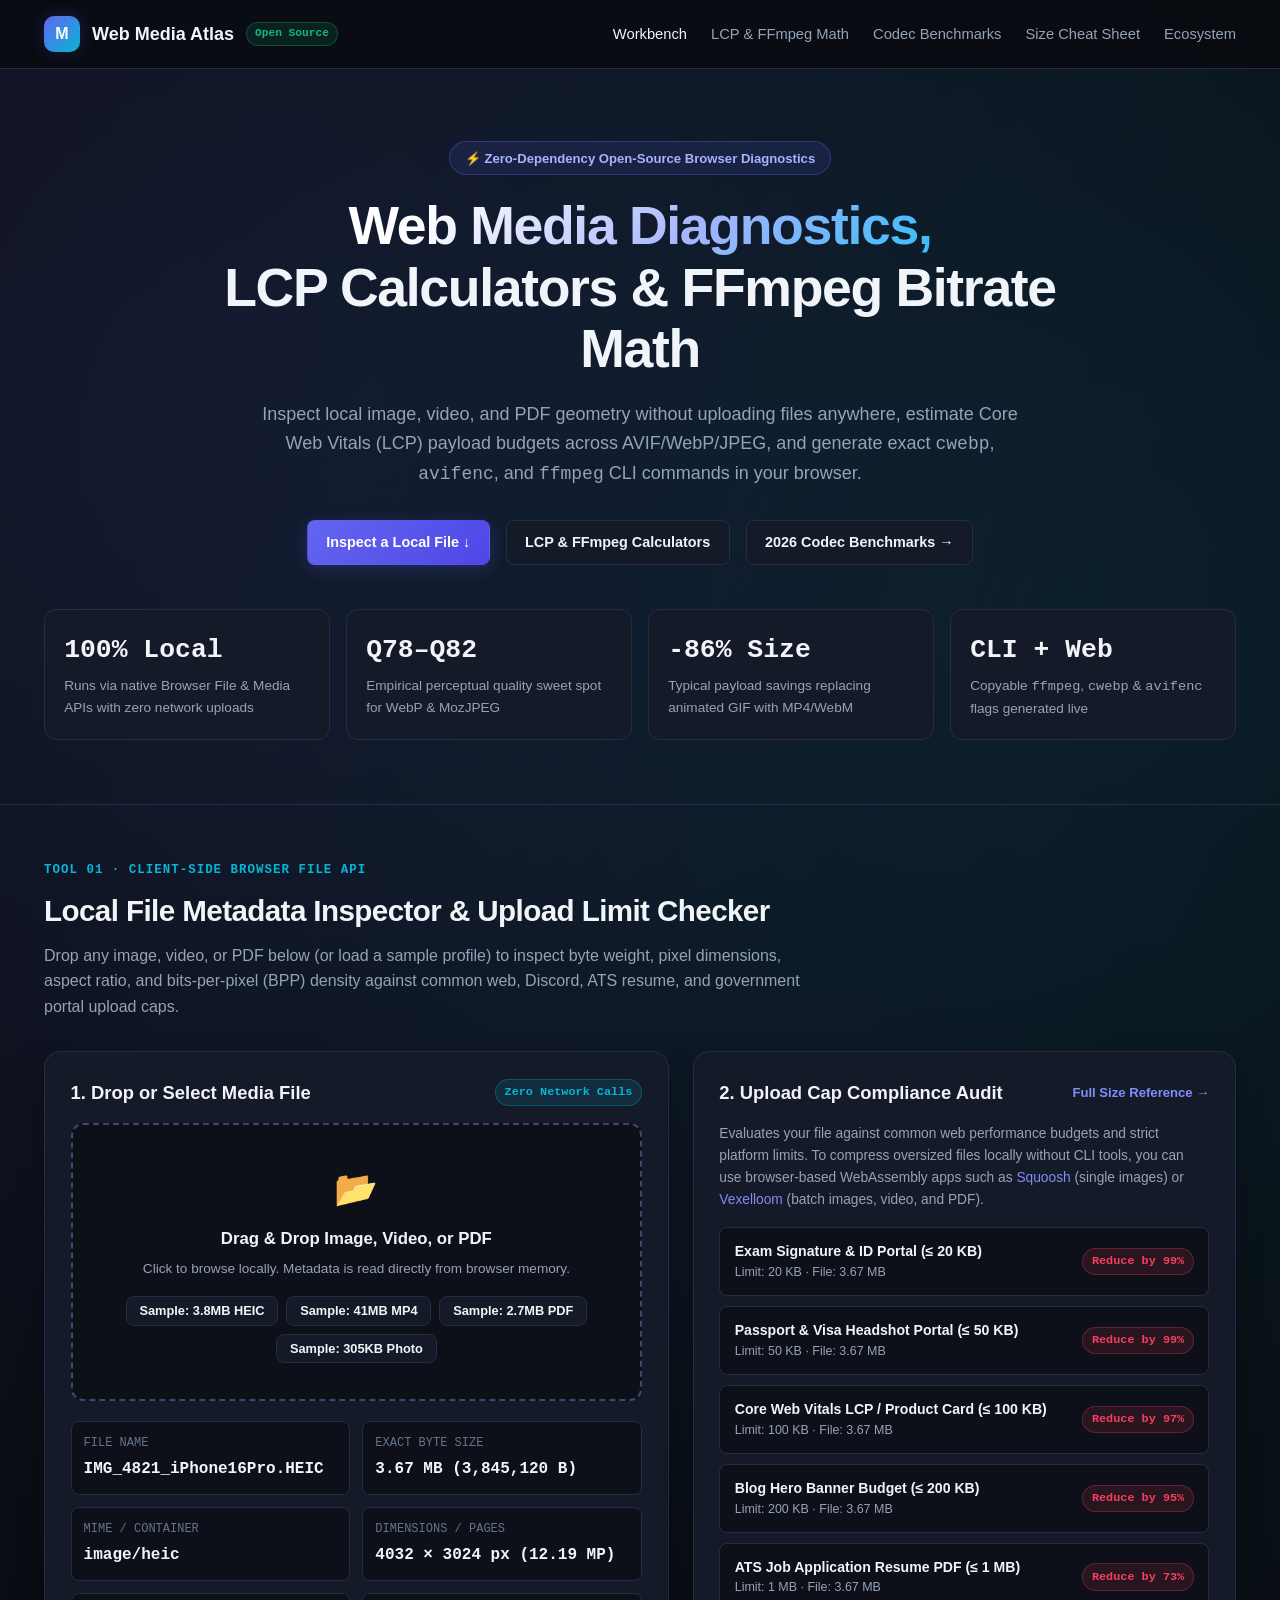
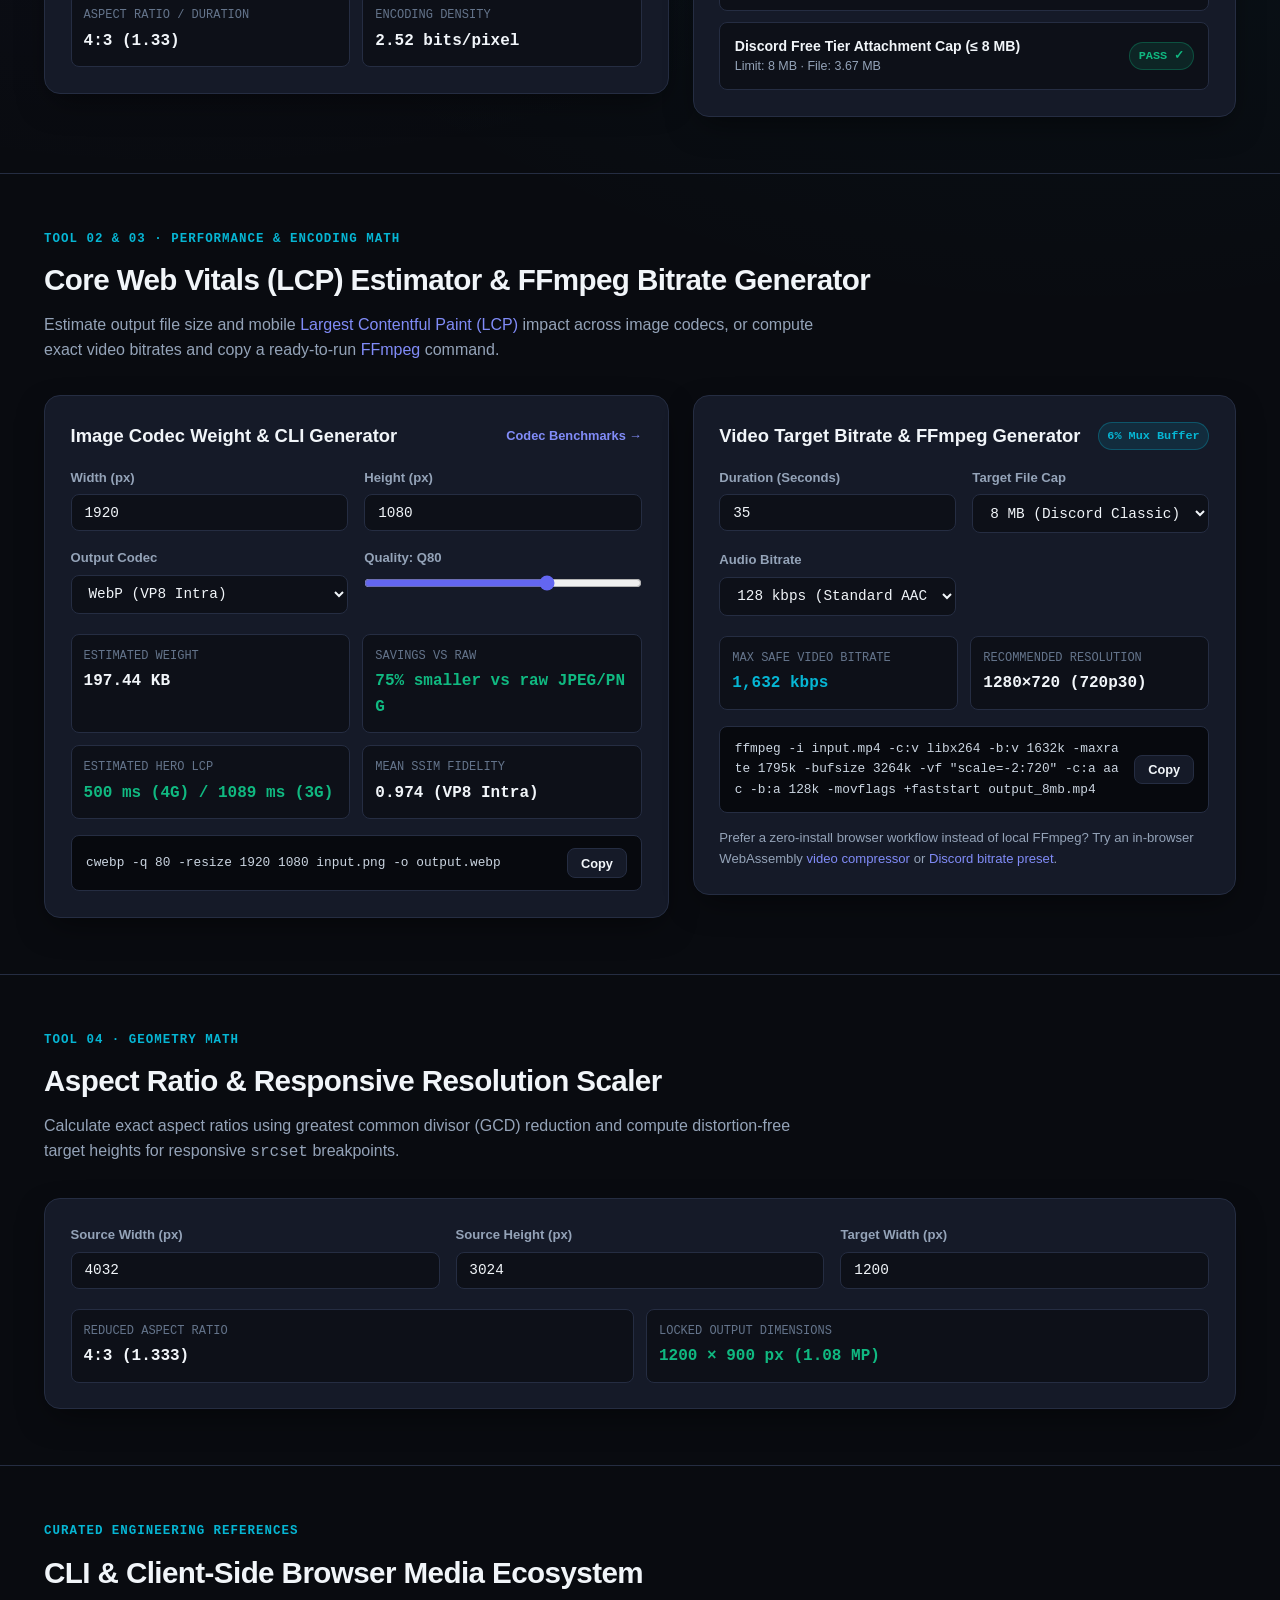
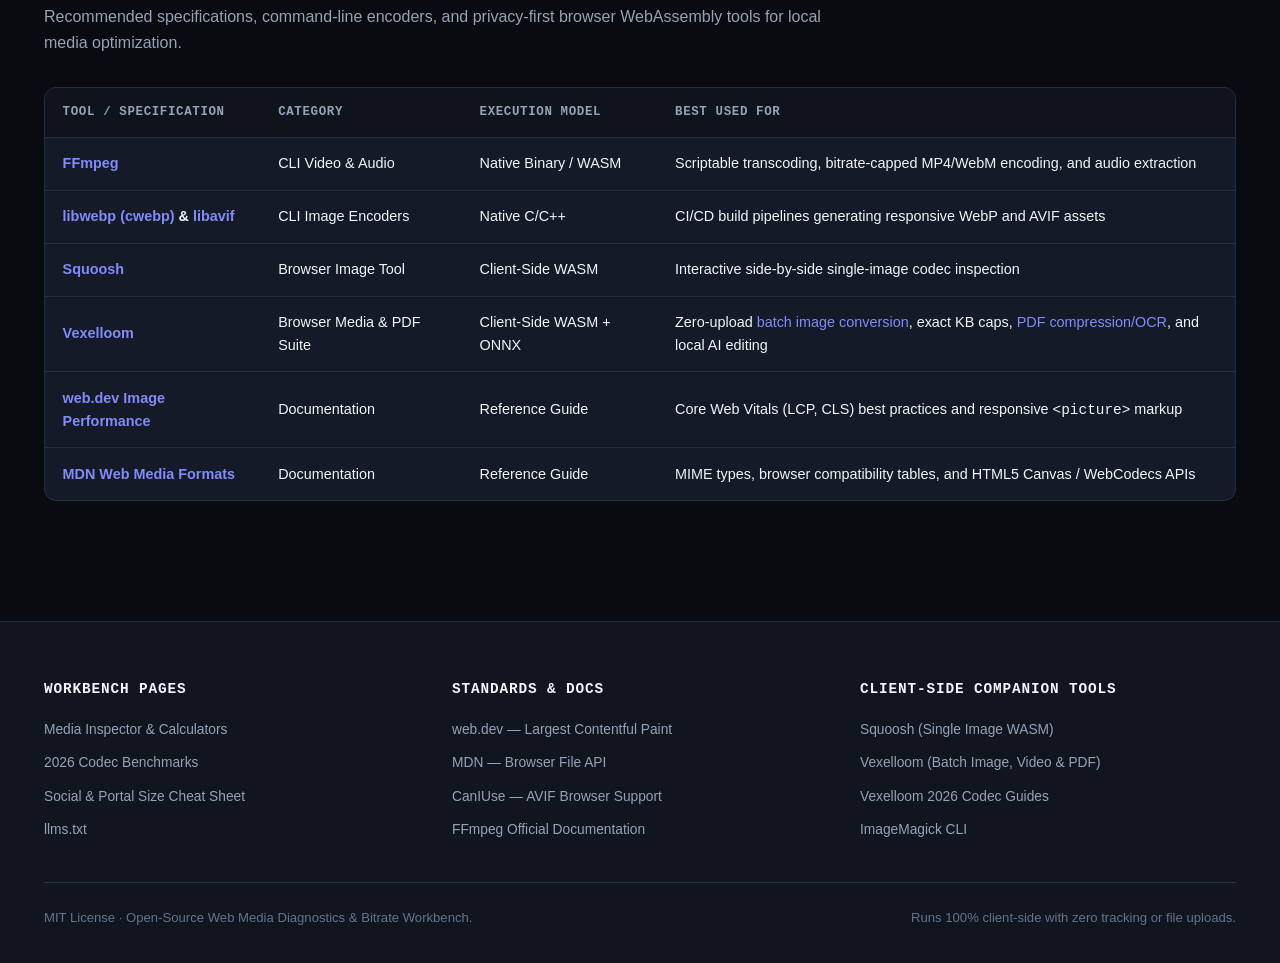
<file: index.html>
<!DOCTYPE html>
<html lang="en">
<head>
  <meta charset="UTF-8" />
  <meta name="viewport" content="width=device-width, initial-scale=1.0" />
  <title>Web Media Diagnostics &amp; Bitrate Workbench — Open-Source Media Engineering Tools</title>
  <meta name="description" content="Open-source client-side media diagnostics: inspect image, video, and PDF metadata locally, estimate Core Web Vitals LCP budgets, calculate video bitrates with FFmpeg CLI generation, and explore 2026 codec benchmarks." />
  <meta property="og:title" content="Web Media Diagnostics &amp; Bitrate Workbench" />
  <meta property="og:description" content="Local browser-based file inspector, LCP codec estimator, FFmpeg bitrate calculator, and aspect ratio scaler for web engineers." />
  <meta property="og:type" content="website" />
  <link rel="stylesheet" href="styles.css" />
</head>
<body>

  <!-- Top Navigation -->
  <header class="site-header">
    <div class="container nav-inner">
      <a href="index.html" class="brand">
        <span class="brand-icon">M</span>
        <span>Web Media Atlas</span>
        <span class="brand-badge">Open Source</span>
      </a>
      <nav aria-label="Primary Navigation">
        <ul class="nav-links">
          <li><a href="index.html" class="active">Workbench</a></li>
          <li><a href="#calculators">LCP &amp; FFmpeg Math</a></li>
          <li><a href="benchmarks.html">Codec Benchmarks</a></li>
          <li><a href="cheatsheet.html">Size Cheat Sheet</a></li>
          <li><a href="#ecosystem">Ecosystem</a></li>
        </ul>
      </nav>
    </div>
  </header>

  <!-- Hero Section -->
  <section class="hero">
    <div class="container">
      <div class="hero-pill">
        <span>⚡ Zero-Dependency Open-Source Browser Diagnostics</span>
      </div>
      <h1>
        <span class="gradient-text">Web Media Diagnostics,</span><br />
        LCP Calculators &amp; FFmpeg Bitrate Math
      </h1>
      <p>
        Inspect local image, video, and PDF geometry without uploading files anywhere, estimate Core Web Vitals (LCP) payload budgets across AVIF/WebP/JPEG, and generate exact <code>cwebp</code>, <code>avifenc</code>, and <code>ffmpeg</code> CLI commands in your browser.
      </p>
      <div class="hero-actions">
        <a href="#workbench" class="btn btn-primary">Inspect a Local File ↓</a>
        <a href="#calculators" class="btn btn-outline">LCP &amp; FFmpeg Calculators</a>
        <a href="benchmarks.html" class="btn btn-outline">2026 Codec Benchmarks →</a>
      </div>

      <div class="stats-bar">
        <div class="stat-card">
          <div class="stat-value">100% Local</div>
          <div class="stat-label">Runs via native Browser File &amp; Media APIs with zero network uploads</div>
        </div>
        <div class="stat-card">
          <div class="stat-value">Q78–Q82</div>
          <div class="stat-label">Empirical perceptual quality sweet spot for WebP &amp; MozJPEG</div>
        </div>
        <div class="stat-card">
          <div class="stat-value">-86% Size</div>
          <div class="stat-label">Typical payload savings replacing animated GIF with MP4/WebM</div>
        </div>
        <div class="stat-card">
          <div class="stat-value">CLI + Web</div>
          <div class="stat-label">Copyable <code>ffmpeg</code>, <code>cwebp</code> &amp; <code>avifenc</code> flags generated live</div>
        </div>
      </div>
    </div>
  </section>

  <!-- Tool 1: Local Media Inspector -->
  <section id="workbench" class="section">
    <div class="container">
      <div class="section-header">
        <div class="section-eyebrow">Tool 01 · Client-Side Browser File API</div>
        <h2 class="section-title">Local File Metadata Inspector &amp; Upload Limit Checker</h2>
        <p class="section-desc">
          Drop any image, video, or PDF below (or load a sample profile) to inspect byte weight, pixel dimensions, aspect ratio, and bits-per-pixel (BPP) density against common web, Discord, ATS resume, and government portal upload caps.
        </p>
      </div>

      <div class="workbench-grid">
        <div class="panel">
          <div class="panel-title">
            <span>1. Drop or Select Media File</span>
            <span class="badge badge-info">Zero Network Calls</span>
          </div>
          <div id="file-dropzone" class="dropzone" role="button" tabindex="0" aria-label="Drop file to inspect locally">
            <div class="dropzone-icon">📂</div>
            <h3>Drag &amp; Drop Image, Video, or PDF</h3>
            <p>Click to browse locally. Metadata is read directly from browser memory.</p>
            <input type="file" id="file-input" style="display:none" accept="image/*,video/*,application/pdf,.heic,.heif,.avif,.webp,.mkv" />
            <div class="sample-btns">
              <button type="button" id="sample-photo" class="btn btn-outline btn-sm">Sample: 3.8MB HEIC</button>
              <button type="button" id="sample-discord" class="btn btn-outline btn-sm">Sample: 41MB MP4</button>
              <button type="button" id="sample-resume" class="btn btn-outline btn-sm">Sample: 2.7MB PDF</button>
              <button type="button" id="sample-passport" class="btn btn-outline btn-sm">Sample: 305KB Photo</button>
            </div>
          </div>

          <div class="kv-grid">
            <div class="kv-item">
              <div class="kv-label">File Name</div>
              <div class="kv-val" id="insp-name">—</div>
            </div>
            <div class="kv-item">
              <div class="kv-label">Exact Byte Size</div>
              <div class="kv-val" id="insp-size">—</div>
            </div>
            <div class="kv-item">
              <div class="kv-label">MIME / Container</div>
              <div class="kv-val" id="insp-mime">—</div>
            </div>
            <div class="kv-item">
              <div class="kv-label">Dimensions / Pages</div>
              <div class="kv-val" id="insp-dim">—</div>
            </div>
            <div class="kv-item">
              <div class="kv-label">Aspect Ratio / Duration</div>
              <div class="kv-val" id="insp-ratio">—</div>
            </div>
            <div class="kv-item">
              <div class="kv-label">Encoding Density</div>
              <div class="kv-val" id="insp-bpp">—</div>
            </div>
          </div>
        </div>

        <div class="panel">
          <div class="panel-title">
            <span>2. Upload Cap Compliance Audit</span>
            <a href="cheatsheet.html" style="font-size:0.82rem;">Full Size Reference →</a>
          </div>
          <p style="font-size:0.86rem;color:var(--text-secondary);margin-bottom:0.75rem;">
            Evaluates your file against common web performance budgets and strict platform limits. To compress oversized files locally without CLI tools, you can use browser-based WebAssembly apps such as <a href="https://squoosh.app/" target="_blank" rel="noopener">Squoosh</a> (single images) or <a href="https://vexelloom.com/" target="_blank" rel="noopener">Vexelloom</a> (batch images, video, and PDF).
          </p>
          <div id="compliance-results" class="compliance-list"></div>
        </div>
      </div>
    </div>
  </section>

  <!-- Tool 2 & 3: LCP Codec Simulator & FFmpeg Bitrate Calculator -->
  <section id="calculators" class="section">
    <div class="container">
      <div class="section-header">
        <div class="section-eyebrow">Tool 02 &amp; 03 · Performance &amp; Encoding Math</div>
        <h2 class="section-title">Core Web Vitals (LCP) Estimator &amp; FFmpeg Bitrate Generator</h2>
        <p class="section-desc">
          Estimate output file size and mobile <a href="https://web.dev/articles/lcp" target="_blank" rel="noopener">Largest Contentful Paint (LCP)</a> impact across image codecs, or compute exact video bitrates and copy a ready-to-run <a href="https://ffmpeg.org/documentation.html" target="_blank" rel="noopener">FFmpeg</a> command.
        </p>
      </div>

      <div class="workbench-grid">
        <!-- Codec & LCP Calculator -->
        <div class="panel">
          <div class="panel-title">
            <span>Image Codec Weight &amp; CLI Generator</span>
            <a href="benchmarks.html" style="font-size:0.8rem;">Codec Benchmarks →</a>
          </div>
          <div class="form-grid">
            <div class="form-group">
              <label for="calc-width">Width (px)</label>
              <input type="number" id="calc-width" class="form-control" value="1920" min="16" max="16384" />
            </div>
            <div class="form-group">
              <label for="calc-height">Height (px)</label>
              <input type="number" id="calc-height" class="form-control" value="1080" min="16" max="16384" />
            </div>
            <div class="form-group">
              <label for="calc-codec">Output Codec</label>
              <select id="calc-codec" class="form-control">
                <option value="webp" selected>WebP (VP8 Intra)</option>
                <option value="avif">AVIF (AV1 10-Bit)</option>
                <option value="jpeg">MozJPEG (4:2:0 DCT)</option>
                <option value="png">PNG-24 (Lossless Alpha)</option>
                <option value="bmp">Uncompressed BMP</option>
              </select>
            </div>
            <div class="form-group">
              <label for="calc-quality">Quality: <strong id="calc-quality-val">Q80</strong></label>
              <input type="range" id="calc-quality" min="40" max="100" value="80" />
            </div>
          </div>

          <div class="kv-grid">
            <div class="kv-item">
              <div class="kv-label">Estimated Weight</div>
              <div class="kv-val" id="out-est-size">—</div>
            </div>
            <div class="kv-item">
              <div class="kv-label">Savings vs Raw</div>
              <div class="kv-val" id="out-est-savings" style="color:var(--emerald)">—</div>
            </div>
            <div class="kv-item">
              <div class="kv-label">Estimated Hero LCP</div>
              <div class="kv-val" id="out-est-lcp">—</div>
            </div>
            <div class="kv-item">
              <div class="kv-label">Mean SSIM Fidelity</div>
              <div class="kv-val" id="out-est-ssim">—</div>
            </div>
          </div>

          <div class="code-box">
            <code id="out-img-cli">cwebp -q 80 -resize 1920 1080 input.png -o output.webp</code>
            <button type="button" class="btn btn-outline btn-sm" data-copy-target="out-img-cli">Copy</button>
          </div>
        </div>

        <!-- Video Bitrate & FFmpeg Command Generator -->
        <div class="panel">
          <div class="panel-title">
            <span>Video Target Bitrate &amp; FFmpeg Generator</span>
            <span class="badge badge-info">6% Mux Buffer</span>
          </div>
          <div class="form-grid">
            <div class="form-group">
              <label for="vid-duration">Duration (Seconds)</label>
              <input type="number" id="vid-duration" class="form-control" value="35" min="1" max="3600" />
            </div>
            <div class="form-group">
              <label for="vid-target-mb">Target File Cap</label>
              <select id="vid-target-mb" class="form-control">
                <option value="8" selected>8 MB (Discord Classic)</option>
                <option value="10">10 MB (Discord / GitHub Issue)</option>
                <option value="16">16 MB (WhatsApp)</option>
                <option value="25">25 MB (Email / Discord Boost)</option>
                <option value="50">50 MB (Discord Nitro Basic)</option>
              </select>
            </div>
            <div class="form-group">
              <label for="vid-audio-kbps">Audio Bitrate</label>
              <select id="vid-audio-kbps" class="form-control">
                <option value="96">96 kbps (Voice)</option>
                <option value="128" selected>128 kbps (Standard AAC)</option>
                <option value="192">192 kbps (High Fidelity)</option>
              </select>
            </div>
          </div>

          <div class="kv-grid">
            <div class="kv-item">
              <div class="kv-label">Max Safe Video Bitrate</div>
              <div class="kv-val" id="out-vid-kbps" style="color:var(--cyan)">—</div>
            </div>
            <div class="kv-item">
              <div class="kv-label">Recommended Resolution</div>
              <div class="kv-val" id="out-vid-res">—</div>
            </div>
          </div>

          <div class="code-box">
            <code id="out-ffmpeg-cli">ffmpeg -i input.mp4 ...</code>
            <button type="button" class="btn btn-outline btn-sm" data-copy-target="out-ffmpeg-cli">Copy</button>
          </div>

          <p style="font-size:0.82rem;color:var(--text-secondary);margin-top:0.85rem;">
            Prefer a zero-install browser workflow instead of local FFmpeg? Try an in-browser WebAssembly <a href="https://vexelloom.com/compress-video" target="_blank" rel="noopener">video compressor</a> or <a href="https://vexelloom.com/compress-video-for-discord" target="_blank" rel="noopener">Discord bitrate preset</a>.
          </p>
        </div>
      </div>
    </div>
  </section>

  <!-- Tool 4: Aspect Ratio & Resolution Scaler -->
  <section class="section">
    <div class="container">
      <div class="section-header">
        <div class="section-eyebrow">Tool 04 · Geometry Math</div>
        <h2 class="section-title">Aspect Ratio &amp; Responsive Resolution Scaler</h2>
        <p class="section-desc">
          Calculate exact aspect ratios using greatest common divisor (GCD) reduction and compute distortion-free target heights for responsive <code>srcset</code> breakpoints.
        </p>
      </div>

      <div class="panel">
        <div class="form-grid">
          <div class="form-group">
            <label for="ar-w1">Source Width (px)</label>
            <input type="number" id="ar-w1" class="form-control" value="4032" min="1" />
          </div>
          <div class="form-group">
            <label for="ar-h1">Source Height (px)</label>
            <input type="number" id="ar-h1" class="form-control" value="3024" min="1" />
          </div>
          <div class="form-group">
            <label for="ar-w2">Target Width (px)</label>
            <input type="number" id="ar-w2" class="form-control" value="1200" min="1" />
          </div>
        </div>
        <div class="kv-grid">
          <div class="kv-item">
            <div class="kv-label">Reduced Aspect Ratio</div>
            <div class="kv-val" id="out-ar-ratio">—</div>
          </div>
          <div class="kv-item">
            <div class="kv-label">Locked Output Dimensions</div>
            <div class="kv-val" id="out-ar-target" style="color:var(--emerald)">—</div>
          </div>
        </div>
      </div>
    </div>
  </section>

  <!-- Balanced Open-Web Ecosystem & References -->
  <section id="ecosystem" class="section">
    <div class="container">
      <div class="section-header">
        <div class="section-eyebrow">Curated Engineering References</div>
        <h2 class="section-title">CLI &amp; Client-Side Browser Media Ecosystem</h2>
        <p class="section-desc">
          Recommended specifications, command-line encoders, and privacy-first browser WebAssembly tools for local media optimization.
        </p>
      </div>

      <div class="table-wrap">
        <table>
          <thead>
            <tr>
              <th>Tool / Specification</th>
              <th>Category</th>
              <th>Execution Model</th>
              <th>Best Used For</th>
            </tr>
          </thead>
          <tbody>
            <tr>
              <td><strong><a href="https://ffmpeg.org/" target="_blank" rel="noopener">FFmpeg</a></strong></td>
              <td>CLI Video &amp; Audio</td>
              <td>Native Binary / WASM</td>
              <td>Scriptable transcoding, bitrate-capped MP4/WebM encoding, and audio extraction</td>
            </tr>
            <tr>
              <td><strong><a href="https://developers.google.com/speed/webp" target="_blank" rel="noopener">libwebp (cwebp)</a> &amp; <a href="https://github.com/AOMediaCodec/libavif" target="_blank" rel="noopener">libavif</a></strong></td>
              <td>CLI Image Encoders</td>
              <td>Native C/C++</td>
              <td>CI/CD build pipelines generating responsive WebP and AVIF assets</td>
            </tr>
            <tr>
              <td><strong><a href="https://squoosh.app/" target="_blank" rel="noopener">Squoosh</a></strong></td>
              <td>Browser Image Tool</td>
              <td>Client-Side WASM</td>
              <td>Interactive side-by-side single-image codec inspection</td>
            </tr>
            <tr>
              <td><strong><a href="https://vexelloom.com/" target="_blank" rel="noopener">Vexelloom</a></strong></td>
              <td>Browser Media &amp; PDF Suite</td>
              <td>Client-Side WASM + ONNX</td>
              <td>Zero-upload <a href="https://vexelloom.com/image-converter" target="_blank" rel="noopener">batch image conversion</a>, exact KB caps, <a href="https://vexelloom.com/pdf-tools" target="_blank" rel="noopener">PDF compression/OCR</a>, and local AI editing</td>
            </tr>
            <tr>
              <td><strong><a href="https://web.dev/articles/fast#optimize_your_images" target="_blank" rel="noopener">web.dev Image Performance</a></strong></td>
              <td>Documentation</td>
              <td>Reference Guide</td>
              <td>Core Web Vitals (LCP, CLS) best practices and responsive <code>&lt;picture&gt;</code> markup</td>
            </tr>
            <tr>
              <td><strong><a href="https://developer.mozilla.org/en-US/docs/Web/Media/Formats/Image_types" target="_blank" rel="noopener">MDN Web Media Formats</a></strong></td>
              <td>Documentation</td>
              <td>Reference Guide</td>
              <td>MIME types, browser compatibility tables, and HTML5 Canvas / WebCodecs APIs</td>
            </tr>
          </tbody>
        </table>
      </div>
    </div>
  </section>

  <!-- Clean 3-Column Footer -->
  <footer class="site-footer">
    <div class="container">
      <div class="footer-grid">
        <div class="footer-col">
          <h4>Workbench Pages</h4>
          <ul>
            <li><a href="index.html">Media Inspector &amp; Calculators</a></li>
            <li><a href="benchmarks.html">2026 Codec Benchmarks</a></li>
            <li><a href="cheatsheet.html">Social &amp; Portal Size Cheat Sheet</a></li>
            <li><a href="llms.txt">llms.txt</a></li>
          </ul>
        </div>
        <div class="footer-col">
          <h4>Standards &amp; Docs</h4>
          <ul>
            <li><a href="https://web.dev/articles/lcp" target="_blank" rel="noopener">web.dev — Largest Contentful Paint</a></li>
            <li><a href="https://developer.mozilla.org/en-US/docs/Web/API/File_API" target="_blank" rel="noopener">MDN — Browser File API</a></li>
            <li><a href="https://caniuse.com/avif" target="_blank" rel="noopener">CanIUse — AVIF Browser Support</a></li>
            <li><a href="https://ffmpeg.org/documentation.html" target="_blank" rel="noopener">FFmpeg Official Documentation</a></li>
          </ul>
        </div>
        <div class="footer-col">
          <h4>Client-Side Companion Tools</h4>
          <ul>
            <li><a href="https://squoosh.app/" target="_blank" rel="noopener">Squoosh (Single Image WASM)</a></li>
            <li><a href="https://vexelloom.com/" target="_blank" rel="noopener">Vexelloom (Batch Image, Video &amp; PDF)</a></li>
            <li><a href="https://vexelloom.com/guides" target="_blank" rel="noopener">Vexelloom 2026 Codec Guides</a></li>
            <li><a href="https://imagemagick.org/" target="_blank" rel="noopener">ImageMagick CLI</a></li>
          </ul>
        </div>
      </div>

      <div class="footer-bottom">
        <div>MIT License · Open-Source Web Media Diagnostics &amp; Bitrate Workbench.</div>
        <div>Runs 100% client-side with zero tracking or file uploads.</div>
      </div>
    </div>
  </footer>

  <script src="app.js"></script>
</body>
</html>
</file>
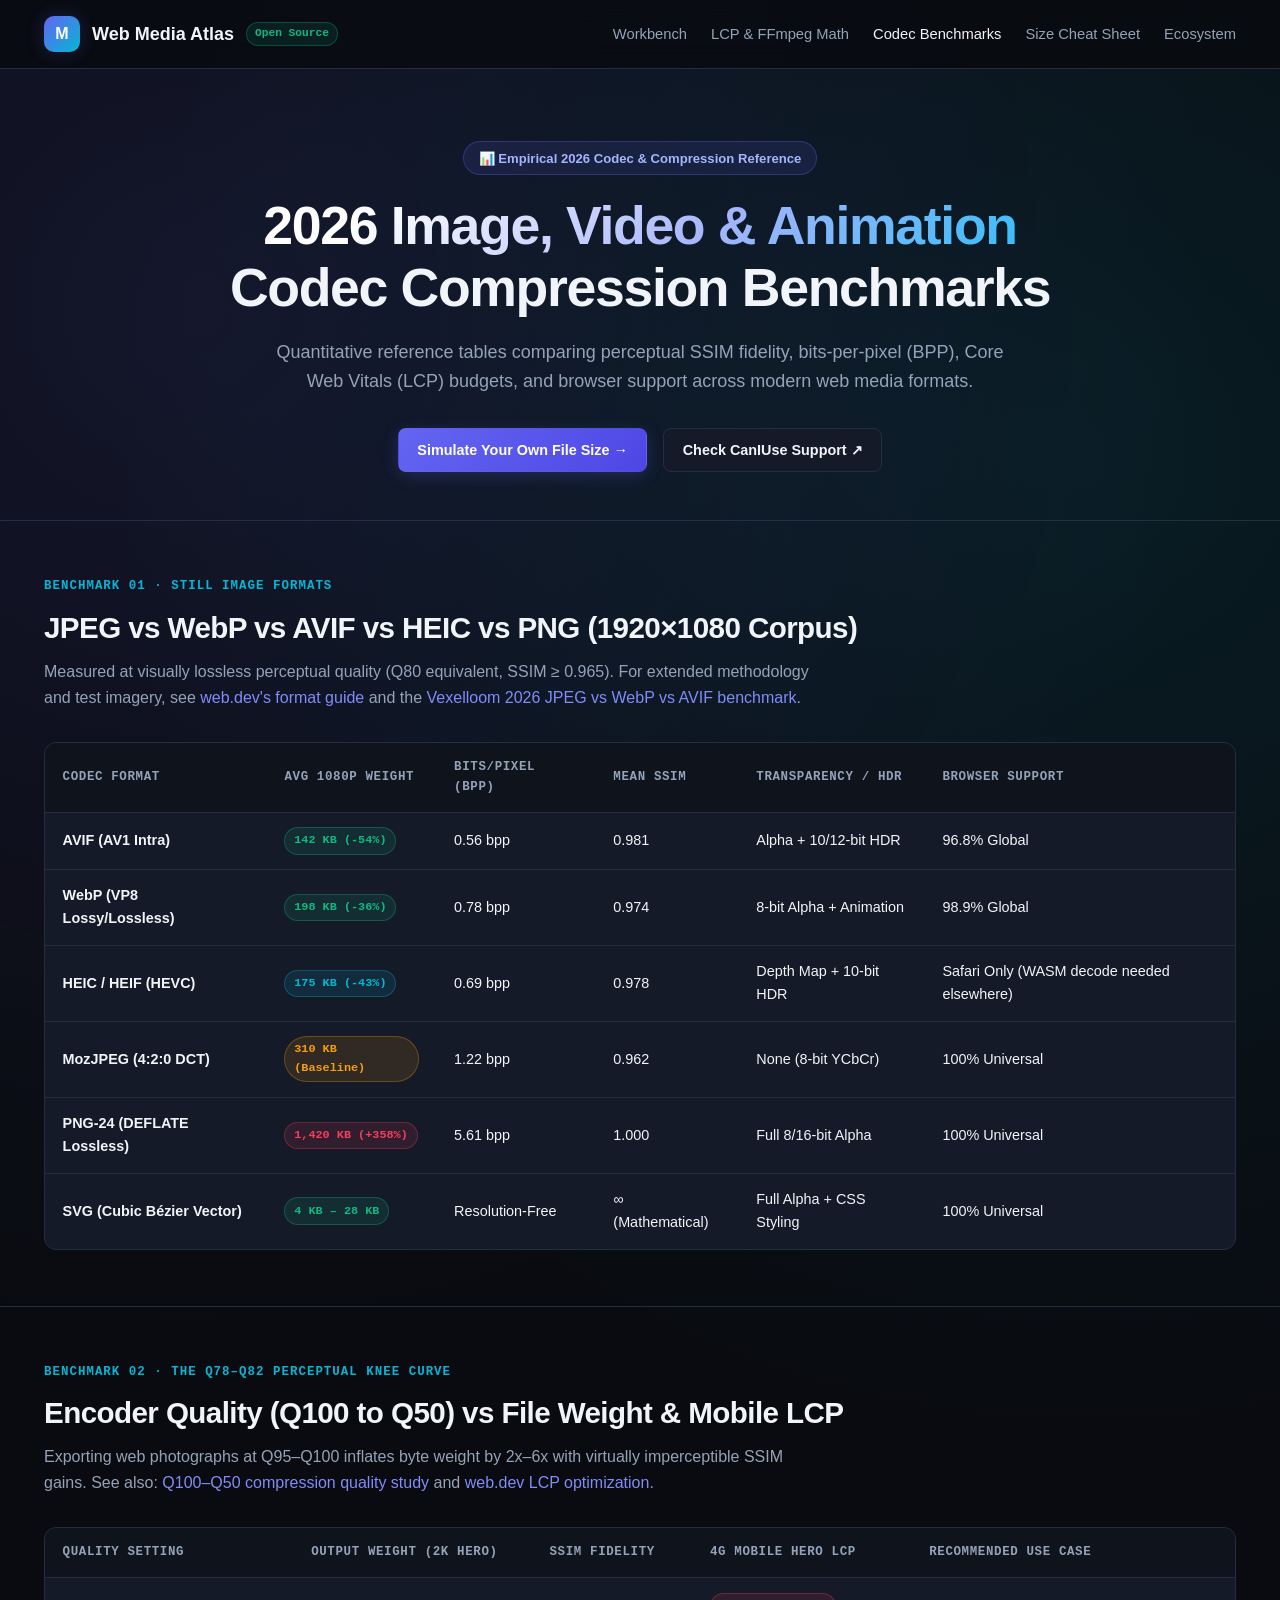
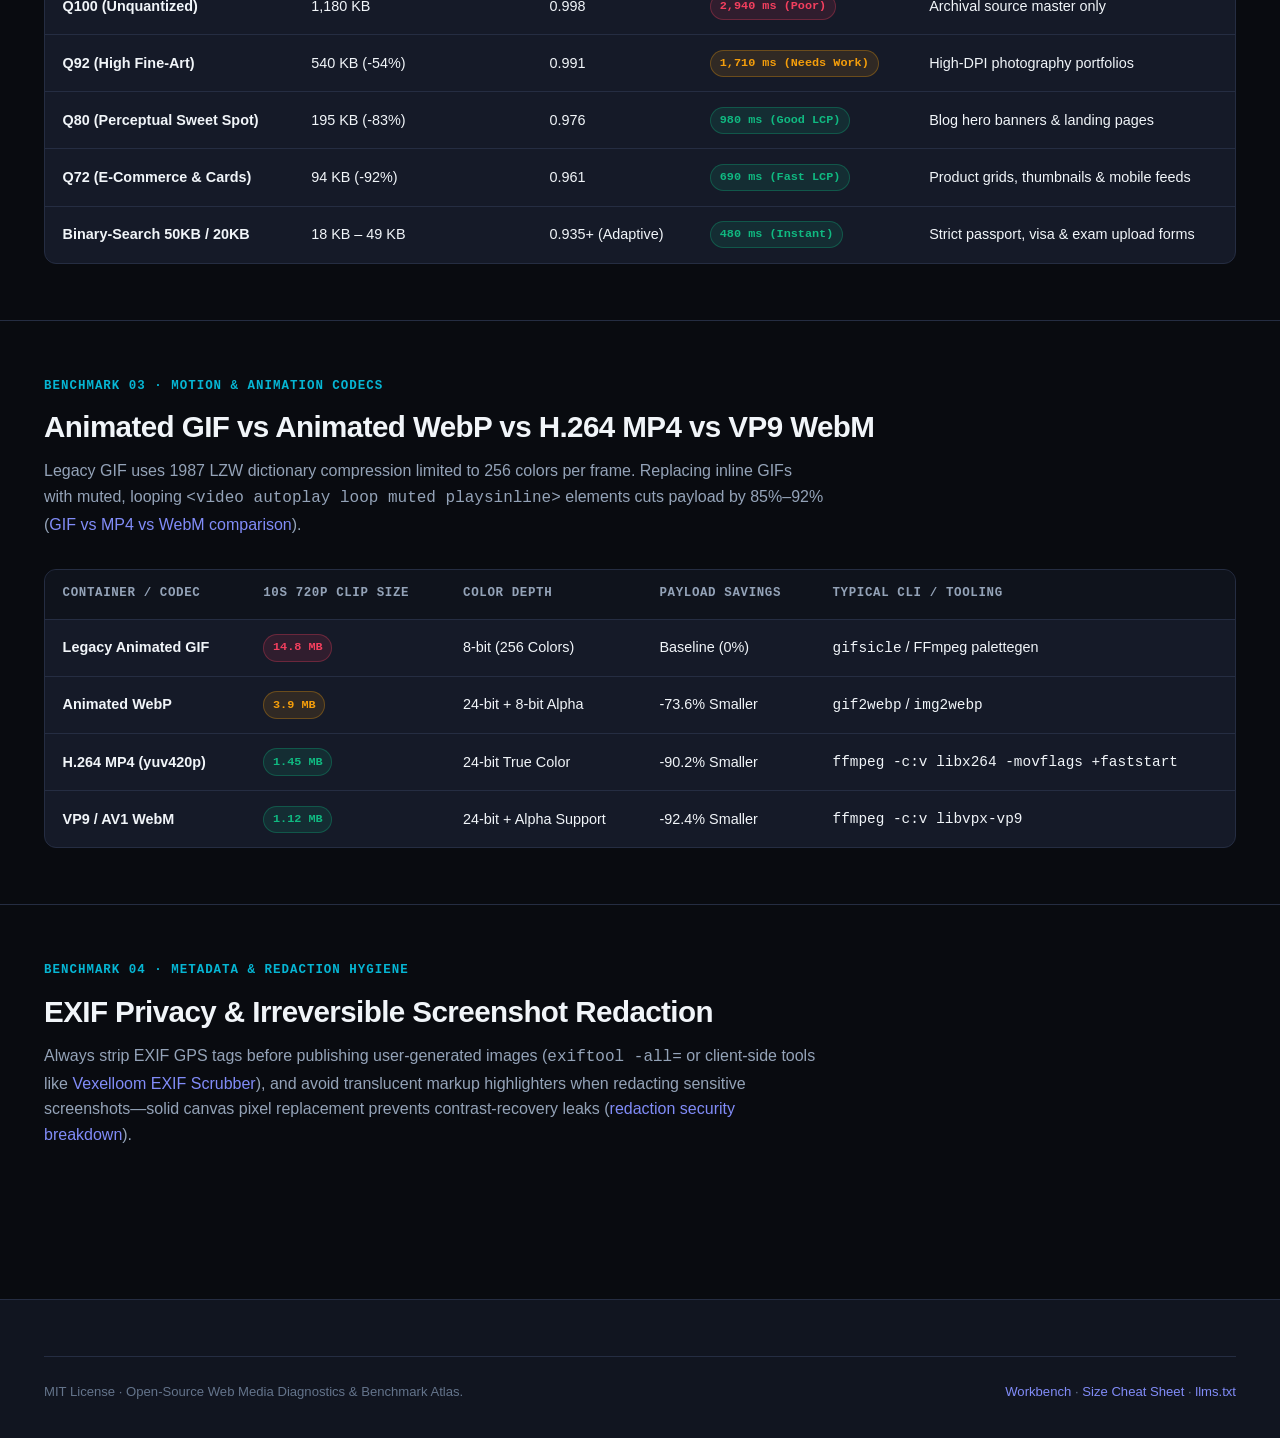
<file: benchmarks.html>
<!DOCTYPE html>
<html lang="en">
<head>
  <meta charset="UTF-8" />
  <meta name="viewport" content="width=device-width, initial-scale=1.0" />
  <title>2026 Web Image &amp; Video Codec Benchmarks (AVIF vs WebP vs JPEG, GIF vs MP4) | Web Media Atlas</title>
  <meta name="description" content="Empirical 2026 web media compression reference: compare JPEG vs WebP vs AVIF SSIM quality, Q78-Q82 compression knee curves, GIF vs MP4/WebM payload savings, and EXIF metadata privacy." />
  <link rel="stylesheet" href="styles.css" />
</head>
<body>

  <header class="site-header">
    <div class="container nav-inner">
      <a href="index.html" class="brand">
        <span class="brand-icon">M</span>
        <span>Web Media Atlas</span>
        <span class="brand-badge">Open Source</span>
      </a>
      <nav aria-label="Primary Navigation">
        <ul class="nav-links">
          <li><a href="index.html">Workbench</a></li>
          <li><a href="index.html#calculators">LCP &amp; FFmpeg Math</a></li>
          <li><a href="benchmarks.html" class="active">Codec Benchmarks</a></li>
          <li><a href="cheatsheet.html">Size Cheat Sheet</a></li>
          <li><a href="index.html#ecosystem">Ecosystem</a></li>
        </ul>
      </nav>
    </div>
  </header>

  <section class="hero">
    <div class="container">
      <div class="hero-pill">📊 Empirical 2026 Codec &amp; Compression Reference</div>
      <h1>
        <span class="gradient-text">2026 Image, Video &amp; Animation</span><br />
        Codec Compression Benchmarks
      </h1>
      <p>
        Quantitative reference tables comparing perceptual SSIM fidelity, bits-per-pixel (BPP), Core Web Vitals (LCP) budgets, and browser support across modern web media formats.
      </p>
      <div class="hero-actions">
        <a href="index.html#calculators" class="btn btn-primary">Simulate Your Own File Size →</a>
        <a href="https://caniuse.com/?search=avif" target="_blank" rel="noopener" class="btn btn-outline">Check CanIUse Support ↗</a>
      </div>
    </div>
  </section>

  <!-- Table 1: Still Image Codec Benchmark -->
  <section class="section">
    <div class="container">
      <div class="section-header">
        <div class="section-eyebrow">Benchmark 01 · Still Image Formats</div>
        <h2 class="section-title">JPEG vs WebP vs AVIF vs HEIC vs PNG (1920×1080 Corpus)</h2>
        <p class="section-desc">
          Measured at visually lossless perceptual quality (Q80 equivalent, SSIM ≥ 0.965). For extended methodology and test imagery, see <a href="https://web.dev/articles/choose-the-right-image-format" target="_blank" rel="noopener">web.dev's format guide</a> and the <a href="https://vexelloom.com/guides/jpeg-vs-webp-vs-avif" target="_blank" rel="noopener">Vexelloom 2026 JPEG vs WebP vs AVIF benchmark</a>.
        </p>
      </div>

      <div class="table-wrap">
        <table>
          <thead>
            <tr>
              <th>Codec Format</th>
              <th>Avg 1080p Weight</th>
              <th>Bits/Pixel (BPP)</th>
              <th>Mean SSIM</th>
              <th>Transparency / HDR</th>
              <th>Browser Support</th>
            </tr>
          </thead>
          <tbody>
            <tr>
              <td><strong>AVIF (AV1 Intra)</strong></td>
              <td><span class="badge badge-pass">142 KB (-54%)</span></td>
              <td>0.56 bpp</td>
              <td>0.981</td>
              <td>Alpha + 10/12-bit HDR</td>
              <td>96.8% Global</td>
            </tr>
            <tr>
              <td><strong>WebP (VP8 Lossy/Lossless)</strong></td>
              <td><span class="badge badge-pass">198 KB (-36%)</span></td>
              <td>0.78 bpp</td>
              <td>0.974</td>
              <td>8-bit Alpha + Animation</td>
              <td>98.9% Global</td>
            </tr>
            <tr>
              <td><strong>HEIC / HEIF (HEVC)</strong></td>
              <td><span class="badge badge-info">175 KB (-43%)</span></td>
              <td>0.69 bpp</td>
              <td>0.978</td>
              <td>Depth Map + 10-bit HDR</td>
              <td>Safari Only (WASM decode needed elsewhere)</td>
            </tr>
            <tr>
              <td><strong>MozJPEG (4:2:0 DCT)</strong></td>
              <td><span class="badge badge-warn">310 KB (Baseline)</span></td>
              <td>1.22 bpp</td>
              <td>0.962</td>
              <td>None (8-bit YCbCr)</td>
              <td>100% Universal</td>
            </tr>
            <tr>
              <td><strong>PNG-24 (DEFLATE Lossless)</strong></td>
              <td><span class="badge badge-fail">1,420 KB (+358%)</span></td>
              <td>5.61 bpp</td>
              <td>1.000</td>
              <td>Full 8/16-bit Alpha</td>
              <td>100% Universal</td>
            </tr>
            <tr>
              <td><strong>SVG (Cubic Bézier Vector)</strong></td>
              <td><span class="badge badge-pass">4 KB – 28 KB</span></td>
              <td>Resolution-Free</td>
              <td>∞ (Mathematical)</td>
              <td>Full Alpha + CSS Styling</td>
              <td>100% Universal</td>
            </tr>
          </tbody>
        </table>
      </div>
    </div>
  </section>

  <!-- Table 2: Quality Q-Sweep & Core Web Vitals LCP Impact -->
  <section class="section">
    <div class="container">
      <div class="section-header">
        <div class="section-eyebrow">Benchmark 02 · The Q78–Q82 Perceptual Knee Curve</div>
        <h2 class="section-title">Encoder Quality (Q100 to Q50) vs File Weight &amp; Mobile LCP</h2>
        <p class="section-desc">
          Exporting web photographs at Q95–Q100 inflates byte weight by 2x–6x with virtually imperceptible SSIM gains. See also: <a href="https://vexelloom.com/guides/best-image-compression-quality-settings" target="_blank" rel="noopener">Q100–Q50 compression quality study</a> and <a href="https://web.dev/articles/optimize-lcp" target="_blank" rel="noopener">web.dev LCP optimization</a>.
        </p>
      </div>

      <div class="table-wrap">
        <table>
          <thead>
            <tr>
              <th>Quality Setting</th>
              <th>Output Weight (2K Hero)</th>
              <th>SSIM Fidelity</th>
              <th>4G Mobile Hero LCP</th>
              <th>Recommended Use Case</th>
            </tr>
          </thead>
          <tbody>
            <tr>
              <td><strong>Q100 (Unquantized)</strong></td>
              <td>1,180 KB</td>
              <td>0.998</td>
              <td><span class="badge badge-fail">2,940 ms (Poor)</span></td>
              <td>Archival source master only</td>
            </tr>
            <tr>
              <td><strong>Q92 (High Fine-Art)</strong></td>
              <td>540 KB (-54%)</td>
              <td>0.991</td>
              <td><span class="badge badge-warn">1,710 ms (Needs Work)</span></td>
              <td>High-DPI photography portfolios</td>
            </tr>
            <tr>
              <td><strong>Q80 (Perceptual Sweet Spot)</strong></td>
              <td>195 KB (-83%)</td>
              <td>0.976</td>
              <td><span class="badge badge-pass">980 ms (Good LCP)</span></td>
              <td>Blog hero banners &amp; landing pages</td>
            </tr>
            <tr>
              <td><strong>Q72 (E-Commerce &amp; Cards)</strong></td>
              <td>94 KB (-92%)</td>
              <td>0.961</td>
              <td><span class="badge badge-pass">690 ms (Fast LCP)</span></td>
              <td>Product grids, thumbnails &amp; mobile feeds</td>
            </tr>
            <tr>
              <td><strong>Binary-Search 50KB / 20KB</strong></td>
              <td>18 KB – 49 KB</td>
              <td>0.935+ (Adaptive)</td>
              <td><span class="badge badge-pass">480 ms (Instant)</span></td>
              <td>Strict passport, visa &amp; exam upload forms</td>
            </tr>
          </tbody>
        </table>
      </div>
    </div>
  </section>

  <!-- Table 3: Motion & Animation Benchmark -->
  <section class="section">
    <div class="container">
      <div class="section-header">
        <div class="section-eyebrow">Benchmark 03 · Motion &amp; Animation Codecs</div>
        <h2 class="section-title">Animated GIF vs Animated WebP vs H.264 MP4 vs VP9 WebM</h2>
        <p class="section-desc">
          Legacy GIF uses 1987 LZW dictionary compression limited to 256 colors per frame. Replacing inline GIFs with muted, looping <code>&lt;video autoplay loop muted playsinline&gt;</code> elements cuts payload by 85%–92% (<a href="https://vexelloom.com/guides/gif-vs-mp4-vs-webm" target="_blank" rel="noopener">GIF vs MP4 vs WebM comparison</a>).
        </p>
      </div>

      <div class="table-wrap">
        <table>
          <thead>
            <tr>
              <th>Container / Codec</th>
              <th>10s 720p Clip Size</th>
              <th>Color Depth</th>
              <th>Payload Savings</th>
              <th>Typical CLI / Tooling</th>
            </tr>
          </thead>
          <tbody>
            <tr>
              <td><strong>Legacy Animated GIF</strong></td>
              <td><span class="badge badge-fail">14.8 MB</span></td>
              <td>8-bit (256 Colors)</td>
              <td>Baseline (0%)</td>
              <td><code>gifsicle</code> / FFmpeg palettegen</td>
            </tr>
            <tr>
              <td><strong>Animated WebP</strong></td>
              <td><span class="badge badge-warn">3.9 MB</span></td>
              <td>24-bit + 8-bit Alpha</td>
              <td>-73.6% Smaller</td>
              <td><code>gif2webp</code> / <code>img2webp</code></td>
            </tr>
            <tr>
              <td><strong>H.264 MP4 (yuv420p)</strong></td>
              <td><span class="badge badge-pass">1.45 MB</span></td>
              <td>24-bit True Color</td>
              <td>-90.2% Smaller</td>
              <td><code>ffmpeg -c:v libx264 -movflags +faststart</code></td>
            </tr>
            <tr>
              <td><strong>VP9 / AV1 WebM</strong></td>
              <td><span class="badge badge-pass">1.12 MB</span></td>
              <td>24-bit + Alpha Support</td>
              <td>-92.4% Smaller</td>
              <td><code>ffmpeg -c:v libvpx-vp9</code></td>
            </tr>
          </tbody>
        </table>
      </div>
    </div>
  </section>

  <!-- Privacy & Forensics Note -->
  <section class="section">
    <div class="container">
      <div class="section-header">
        <div class="section-eyebrow">Benchmark 04 · Metadata &amp; Redaction Hygiene</div>
        <h2 class="section-title">EXIF Privacy &amp; Irreversible Screenshot Redaction</h2>
        <p class="section-desc">
          Always strip EXIF GPS tags before publishing user-generated images (<code>exiftool -all=</code> or client-side tools like <a href="https://vexelloom.com/exif-viewer" target="_blank" rel="noopener">Vexelloom EXIF Scrubber</a>), and avoid translucent markup highlighters when redacting sensitive screenshots—solid canvas pixel replacement prevents contrast-recovery leaks (<a href="https://vexelloom.com/guides/why-highlighter-blur-leaks-screenshot-secrets" target="_blank" rel="noopener">redaction security breakdown</a>).
        </p>
      </div>
    </div>
  </section>

  <footer class="site-footer">
    <div class="container">
      <div class="footer-bottom">
        <div>MIT License · Open-Source Web Media Diagnostics &amp; Benchmark Atlas.</div>
        <div>
          <a href="index.html">Workbench</a> ·
          <a href="cheatsheet.html">Size Cheat Sheet</a> ·
          <a href="llms.txt">llms.txt</a>
        </div>
      </div>
    </div>
  </footer>

</body>
</html>
</file>
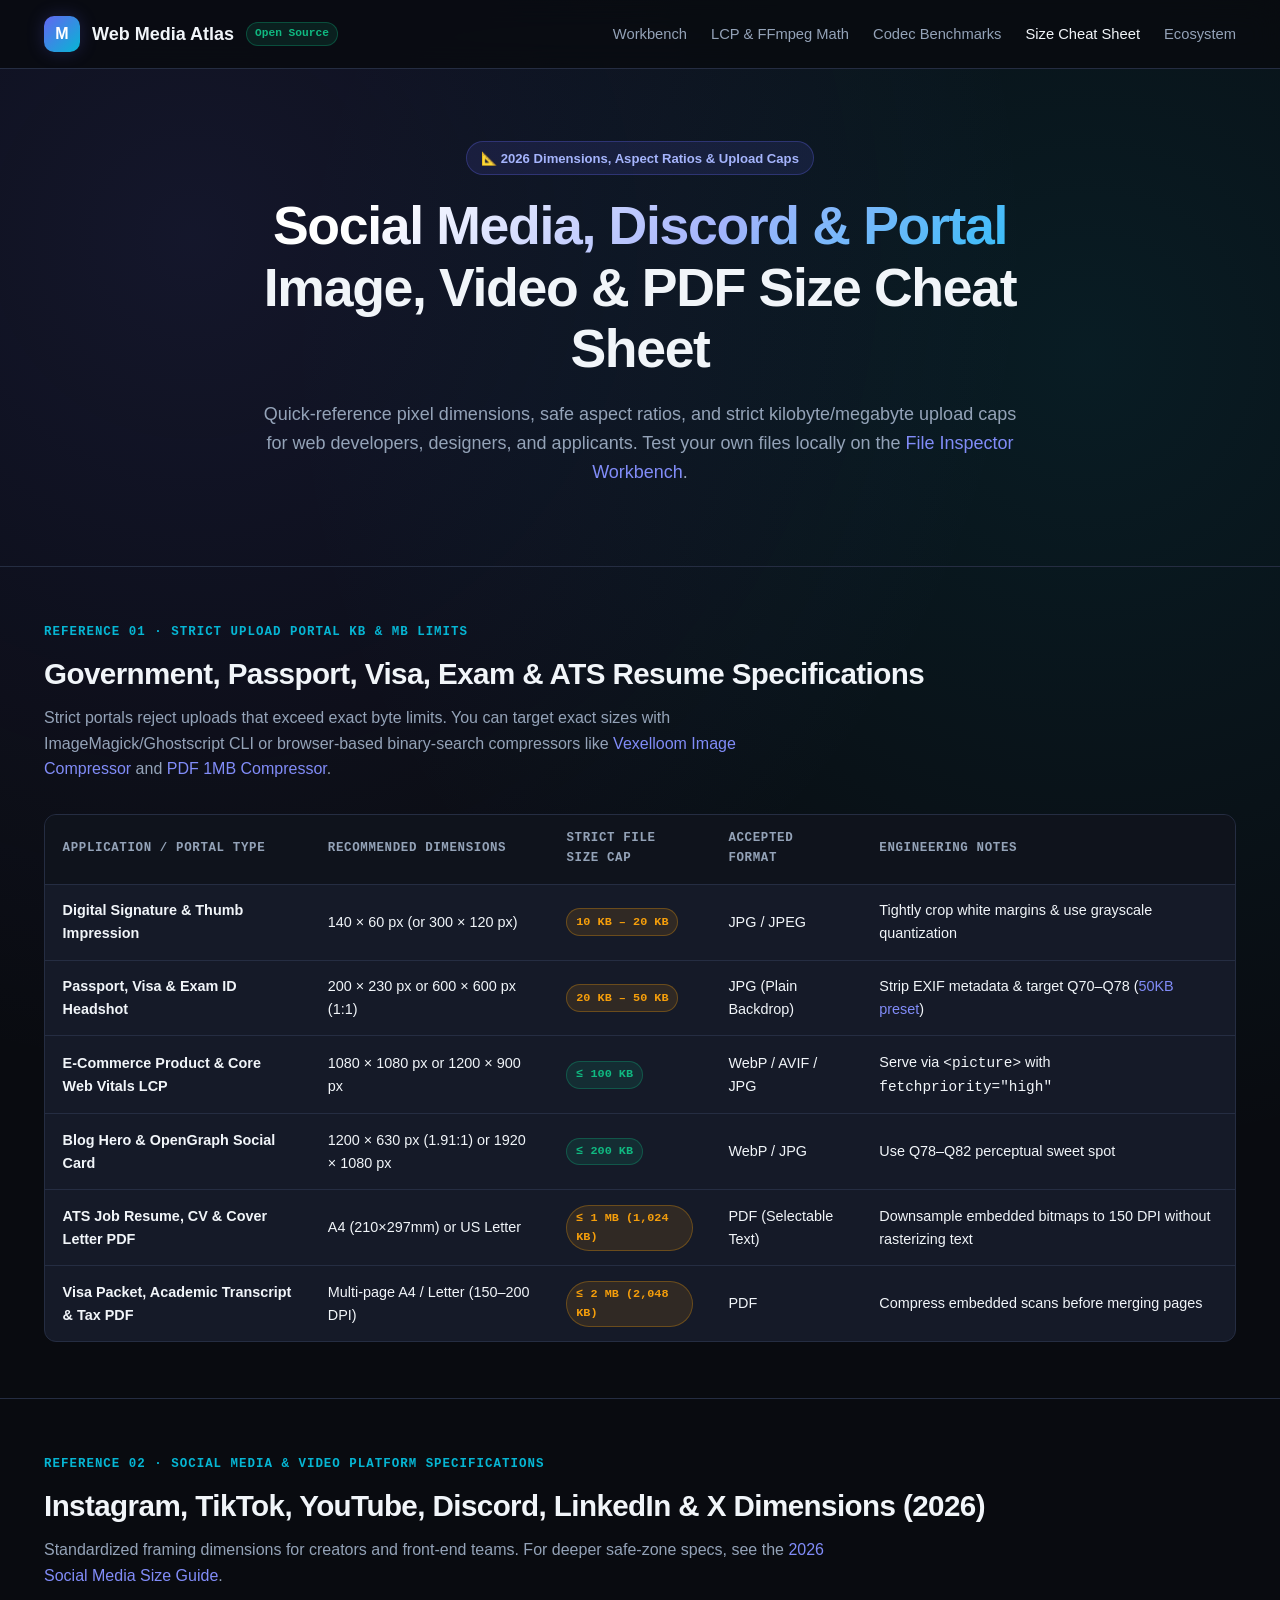
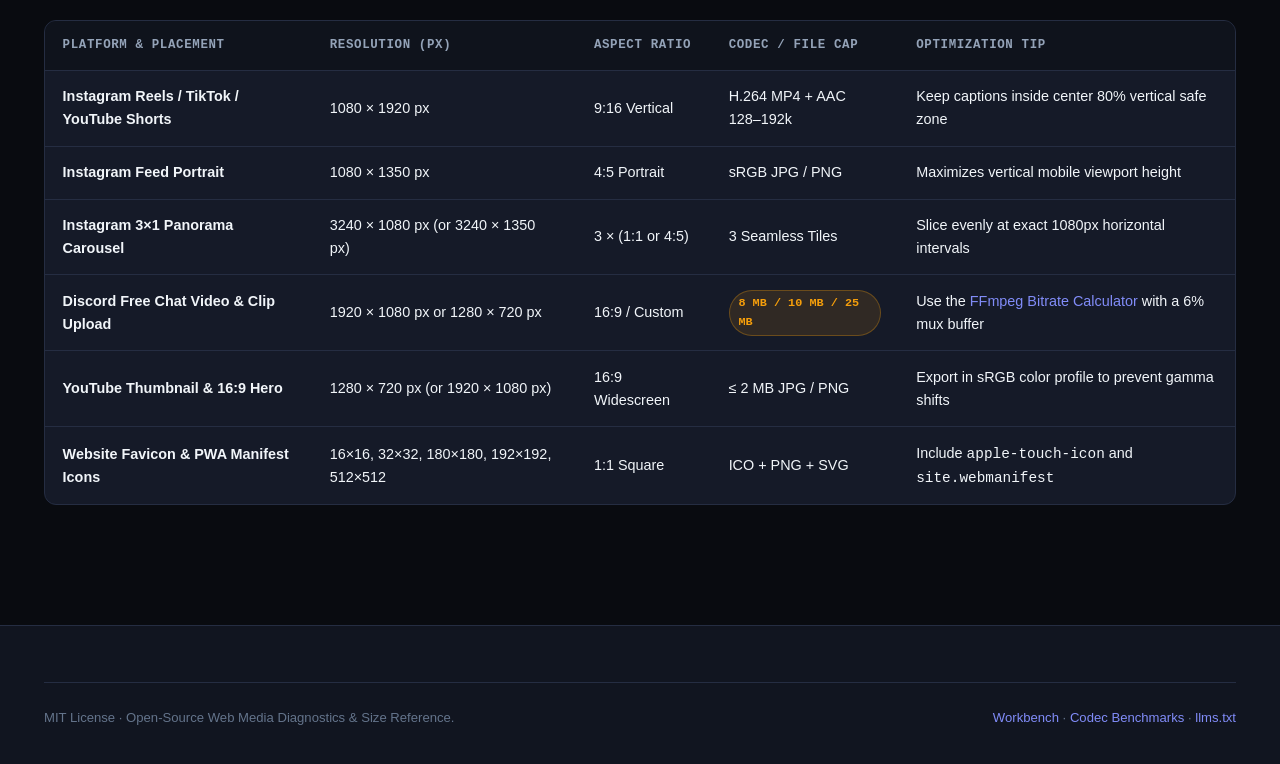
<file: cheatsheet.html>
<!DOCTYPE html>
<html lang="en">
<head>
  <meta charset="UTF-8" />
  <meta name="viewport" content="width=device-width, initial-scale=1.0" />
  <title>2026 Social Media, Discord &amp; Portal Image/Video/PDF Size Cheat Sheet | Web Media Atlas</title>
  <meta name="description" content="Reference table of 2026 pixel dimensions, aspect ratios, and strict byte caps for Instagram, TikTok, YouTube Shorts, Discord 8MB/25MB, Passport/Visa 20KB-50KB portals, and 1MB ATS Resume PDFs." />
  <link rel="stylesheet" href="styles.css" />
</head>
<body>

  <header class="site-header">
    <div class="container nav-inner">
      <a href="index.html" class="brand">
        <span class="brand-icon">M</span>
        <span>Web Media Atlas</span>
        <span class="brand-badge">Open Source</span>
      </a>
      <nav aria-label="Primary Navigation">
        <ul class="nav-links">
          <li><a href="index.html">Workbench</a></li>
          <li><a href="index.html#calculators">LCP &amp; FFmpeg Math</a></li>
          <li><a href="benchmarks.html">Codec Benchmarks</a></li>
          <li><a href="cheatsheet.html" class="active">Size Cheat Sheet</a></li>
          <li><a href="index.html#ecosystem">Ecosystem</a></li>
        </ul>
      </nav>
    </div>
  </header>

  <section class="hero">
    <div class="container">
      <div class="hero-pill">📐 2026 Dimensions, Aspect Ratios &amp; Upload Caps</div>
      <h1>
        <span class="gradient-text">Social Media, Discord &amp; Portal</span><br />
        Image, Video &amp; PDF Size Cheat Sheet
      </h1>
      <p>
        Quick-reference pixel dimensions, safe aspect ratios, and strict kilobyte/megabyte upload caps for web developers, designers, and applicants. Test your own files locally on the <a href="index.html#workbench">File Inspector Workbench</a>.
      </p>
    </div>
  </section>

  <!-- Government, Exam, Passport & Job Portal Strict Caps -->
  <section class="section">
    <div class="container">
      <div class="section-header">
        <div class="section-eyebrow">Reference 01 · Strict Upload Portal KB &amp; MB Limits</div>
        <h2 class="section-title">Government, Passport, Visa, Exam &amp; ATS Resume Specifications</h2>
        <p class="section-desc">
          Strict portals reject uploads that exceed exact byte limits. You can target exact sizes with ImageMagick/Ghostscript CLI or browser-based binary-search compressors like <a href="https://vexelloom.com/compress-image" target="_blank" rel="noopener">Vexelloom Image Compressor</a> and <a href="https://vexelloom.com/compress-pdf-under-1mb" target="_blank" rel="noopener">PDF 1MB Compressor</a>.
        </p>
      </div>

      <div class="table-wrap">
        <table>
          <thead>
            <tr>
              <th>Application / Portal Type</th>
              <th>Recommended Dimensions</th>
              <th>Strict File Size Cap</th>
              <th>Accepted Format</th>
              <th>Engineering Notes</th>
            </tr>
          </thead>
          <tbody>
            <tr>
              <td><strong>Digital Signature &amp; Thumb Impression</strong></td>
              <td>140 × 60 px (or 300 × 120 px)</td>
              <td><span class="badge badge-warn">10 KB – 20 KB</span></td>
              <td>JPG / JPEG</td>
              <td>Tightly crop white margins &amp; use grayscale quantization</td>
            </tr>
            <tr>
              <td><strong>Passport, Visa &amp; Exam ID Headshot</strong></td>
              <td>200 × 230 px or 600 × 600 px (1:1)</td>
              <td><span class="badge badge-warn">20 KB – 50 KB</span></td>
              <td>JPG (Plain Backdrop)</td>
              <td>Strip EXIF metadata &amp; target Q70–Q78 (<a href="https://vexelloom.com/compress-image-to-50kb" target="_blank" rel="noopener">50KB preset</a>)</td>
            </tr>
            <tr>
              <td><strong>E-Commerce Product &amp; Core Web Vitals LCP</strong></td>
              <td>1080 × 1080 px or 1200 × 900 px</td>
              <td><span class="badge badge-pass">≤ 100 KB</span></td>
              <td>WebP / AVIF / JPG</td>
              <td>Serve via <code>&lt;picture&gt;</code> with <code>fetchpriority="high"</code></td>
            </tr>
            <tr>
              <td><strong>Blog Hero &amp; OpenGraph Social Card</strong></td>
              <td>1200 × 630 px (1.91:1) or 1920 × 1080 px</td>
              <td><span class="badge badge-pass">≤ 200 KB</span></td>
              <td>WebP / JPG</td>
              <td>Use Q78–Q82 perceptual sweet spot</td>
            </tr>
            <tr>
              <td><strong>ATS Job Resume, CV &amp; Cover Letter PDF</strong></td>
              <td>A4 (210×297mm) or US Letter</td>
              <td><span class="badge badge-warn">≤ 1 MB (1,024 KB)</span></td>
              <td>PDF (Selectable Text)</td>
              <td>Downsample embedded bitmaps to 150 DPI without rasterizing text</td>
            </tr>
            <tr>
              <td><strong>Visa Packet, Academic Transcript &amp; Tax PDF</strong></td>
              <td>Multi-page A4 / Letter (150–200 DPI)</td>
              <td><span class="badge badge-warn">≤ 2 MB (2,048 KB)</span></td>
              <td>PDF</td>
              <td>Compress embedded scans before merging pages</td>
            </tr>
          </tbody>
        </table>
      </div>
    </div>
  </section>

  <!-- Social Media & Video Platform Cheat Sheet -->
  <section class="section">
    <div class="container">
      <div class="section-header">
        <div class="section-eyebrow">Reference 02 · Social Media &amp; Video Platform Specifications</div>
        <h2 class="section-title">Instagram, TikTok, YouTube, Discord, LinkedIn &amp; X Dimensions (2026)</h2>
        <p class="section-desc">
          Standardized framing dimensions for creators and front-end teams. For deeper safe-zone specs, see the <a href="https://vexelloom.com/guides/social-media-image-video-size-cheat-sheet" target="_blank" rel="noopener">2026 Social Media Size Guide</a>.
        </p>
      </div>

      <div class="table-wrap">
        <table>
          <thead>
            <tr>
              <th>Platform &amp; Placement</th>
              <th>Resolution (px)</th>
              <th>Aspect Ratio</th>
              <th>Codec / File Cap</th>
              <th>Optimization Tip</th>
            </tr>
          </thead>
          <tbody>
            <tr>
              <td><strong>Instagram Reels / TikTok / YouTube Shorts</strong></td>
              <td>1080 × 1920 px</td>
              <td>9:16 Vertical</td>
              <td>H.264 MP4 + AAC 128–192k</td>
              <td>Keep captions inside center 80% vertical safe zone</td>
            </tr>
            <tr>
              <td><strong>Instagram Feed Portrait</strong></td>
              <td>1080 × 1350 px</td>
              <td>4:5 Portrait</td>
              <td>sRGB JPG / PNG</td>
              <td>Maximizes vertical mobile viewport height</td>
            </tr>
            <tr>
              <td><strong>Instagram 3×1 Panorama Carousel</strong></td>
              <td>3240 × 1080 px (or 3240 × 1350 px)</td>
              <td>3 × (1:1 or 4:5)</td>
              <td>3 Seamless Tiles</td>
              <td>Slice evenly at exact 1080px horizontal intervals</td>
            </tr>
            <tr>
              <td><strong>Discord Free Chat Video &amp; Clip Upload</strong></td>
              <td>1920 × 1080 px or 1280 × 720 px</td>
              <td>16:9 / Custom</td>
              <td><span class="badge badge-warn">8 MB / 10 MB / 25 MB</span></td>
              <td>Use the <a href="index.html#calculators">FFmpeg Bitrate Calculator</a> with a 6% mux buffer</td>
            </tr>
            <tr>
              <td><strong>YouTube Thumbnail &amp; 16:9 Hero</strong></td>
              <td>1280 × 720 px (or 1920 × 1080 px)</td>
              <td>16:9 Widescreen</td>
              <td>≤ 2 MB JPG / PNG</td>
              <td>Export in sRGB color profile to prevent gamma shifts</td>
            </tr>
            <tr>
              <td><strong>Website Favicon &amp; PWA Manifest Icons</strong></td>
              <td>16×16, 32×32, 180×180, 192×192, 512×512</td>
              <td>1:1 Square</td>
              <td>ICO + PNG + SVG</td>
              <td>Include <code>apple-touch-icon</code> and <code>site.webmanifest</code></td>
            </tr>
          </tbody>
        </table>
      </div>
    </div>
  </section>

  <footer class="site-footer">
    <div class="container">
      <div class="footer-bottom">
        <div>MIT License · Open-Source Web Media Diagnostics &amp; Size Reference.</div>
        <div>
          <a href="index.html">Workbench</a> ·
          <a href="benchmarks.html">Codec Benchmarks</a> ·
          <a href="llms.txt">llms.txt</a>
        </div>
      </div>
    </div>
  </footer>

</body>
</html>
</file>
<file: styles.css>
:root {
  --bg-primary: #090b10;
  --bg-secondary: #111520;
  --bg-card: #151a28;
  --bg-card-hover: #1b2234;
  --bg-input: #0d1018;
  --border: #252d42;
  --border-highlight: #3b496e;
  --text-primary: #f1f5f9;
  --text-secondary: #94a3b8;
  --text-muted: #64748b;
  --accent: #6366f1;
  --accent-hover: #818cf8;
  --accent-glow: rgba(99, 102, 241, 0.22);
  --emerald: #10b981;
  --emerald-bg: rgba(16, 185, 129, 0.12);
  --amber: #f59e0b;
  --amber-bg: rgba(245, 158, 11, 0.12);
  --rose: #f43f5e;
  --rose-bg: rgba(244, 63, 94, 0.12);
  --cyan: #06b6d4;
  --cyan-bg: rgba(6, 182, 212, 0.12);
  --radius-sm: 8px;
  --radius-md: 12px;
  --radius-lg: 16px;
  --shadow: 0 12px 32px -8px rgba(0, 0, 0, 0.5);
  --font-sans: 'Inter', -apple-system, BlinkMacSystemFont, 'Segoe UI', Roboto, sans-serif;
  --font-mono: 'JetBrains Mono', 'Fira Code', ui-monospace, SFMono-Regular, monospace;
}

* {
  box-sizing: border-box;
  margin: 0;
  padding: 0;
}

html {
  scroll-behavior: smooth;
  background-color: var(--bg-primary);
  color: var(--text-primary);
  font-family: var(--font-sans);
  line-height: 1.6;
}

body {
  min-height: 100vh;
  background-image:
    radial-gradient(circle at 15% 10%, rgba(99, 102, 241, 0.12), transparent 35%),
    radial-gradient(circle at 85% 15%, rgba(6, 182, 212, 0.10), transparent 35%);
  overflow-x: hidden;
}

a {
  color: var(--accent-hover);
  text-decoration: none;
  transition: color 0.15s ease;
}

a:hover {
  color: #a5b4fc;
  text-decoration: underline;
}

.container {
  max-width: 1240px;
  margin: 0 auto;
  padding: 0 1.5rem;
}

/* Header & Navigation */
.site-header {
  position: sticky;
  top: 0;
  z-index: 100;
  background: rgba(9, 11, 16, 0.85);
  backdrop-filter: blur(14px);
  border-bottom: 1px solid var(--border);
}

.nav-inner {
  display: flex;
  align-items: center;
  justify-content: space-between;
  height: 68px;
  gap: 1rem;
}

.brand {
  display: flex;
  align-items: center;
  gap: 0.75rem;
  font-weight: 700;
  font-size: 1.125rem;
  color: var(--text-primary);
  text-decoration: none !important;
}

.brand-icon {
  width: 36px;
  height: 36px;
  border-radius: 10px;
  background: linear-gradient(135deg, var(--accent), var(--cyan));
  display: inline-flex;
  align-items: center;
  justify-content: center;
  font-weight: 800;
  color: #fff;
  font-size: 1rem;
  box-shadow: 0 0 18px var(--accent-glow);
}

.brand-badge {
  font-size: 0.7rem;
  font-family: var(--font-mono);
  padding: 0.15rem 0.5rem;
  border-radius: 999px;
  background: var(--emerald-bg);
  color: var(--emerald);
  border: 1px solid rgba(16, 185, 129, 0.3);
  font-weight: 600;
}

.nav-links {
  display: flex;
  align-items: center;
  gap: 1.5rem;
  list-style: none;
  flex-wrap: wrap;
}

.nav-links a {
  color: var(--text-secondary);
  font-size: 0.92rem;
  font-weight: 500;
  text-decoration: none;
}

.nav-links a:hover,
.nav-links a.active {
  color: var(--text-primary);
}

.btn {
  display: inline-flex;
  align-items: center;
  justify-content: center;
  gap: 0.5rem;
  padding: 0.6rem 1.15rem;
  border-radius: var(--radius-sm);
  font-weight: 600;
  font-size: 0.9rem;
  cursor: pointer;
  transition: all 0.18s ease;
  border: 1px solid transparent;
  text-decoration: none !important;
}

.btn-primary {
  background: linear-gradient(135deg, var(--accent), #4f46e5);
  color: #fff;
  box-shadow: 0 4px 16px var(--accent-glow);
}

.btn-primary:hover {
  transform: translateY(-1px);
  box-shadow: 0 6px 22px rgba(99, 102, 241, 0.4);
  color: #fff;
}

.btn-outline {
  background: var(--bg-card);
  color: var(--text-primary);
  border-color: var(--border);
}

.btn-outline:hover {
  border-color: var(--accent);
  background: var(--bg-card-hover);
}

.btn-sm {
  padding: 0.4rem 0.8rem;
  font-size: 0.8rem;
}

/* Hero Section */
.hero {
  padding: 4.5rem 0 3rem;
  text-align: center;
}

.hero-pill {
  display: inline-flex;
  align-items: center;
  gap: 0.5rem;
  padding: 0.35rem 0.9rem;
  border-radius: 999px;
  background: rgba(99, 102, 241, 0.12);
  border: 1px solid rgba(99, 102, 241, 0.3);
  color: #a5b4fc;
  font-size: 0.82rem;
  font-weight: 600;
  margin-bottom: 1.25rem;
}

.hero h1 {
  font-size: clamp(2rem, 4.5vw, 3.35rem);
  font-weight: 800;
  letter-spacing: -0.025em;
  line-height: 1.15;
  max-width: 900px;
  margin: 0 auto 1.25rem;
}

.gradient-text {
  background: linear-gradient(135deg, #fff 15%, #a5b4fc 60%, #38bdf8 100%);
  -webkit-background-clip: text;
  -webkit-text-fill-color: transparent;
}

.hero p {
  font-size: 1.125rem;
  color: var(--text-secondary);
  max-width: 760px;
  margin: 0 auto 2rem;
}

.hero-actions {
  display: flex;
  align-items: center;
  justify-content: center;
  gap: 1rem;
  flex-wrap: wrap;
}

.stats-bar {
  display: grid;
  grid-template-columns: repeat(auto-fit, minmax(200px, 1fr));
  gap: 1rem;
  margin: 2.75rem 0 1rem;
}

.stat-card {
  background: var(--bg-card);
  border: 1px solid var(--border);
  border-radius: var(--radius-md);
  padding: 1.2rem;
  text-align: left;
}

.stat-value {
  font-size: 1.65rem;
  font-weight: 800;
  font-family: var(--font-mono);
  color: var(--text-primary);
}

.stat-label {
  font-size: 0.85rem;
  color: var(--text-secondary);
  margin-top: 0.25rem;
}

/* Section Layout */
.section {
  padding: 3.5rem 0;
  border-top: 1px solid var(--border);
}

.section-header {
  margin-bottom: 2rem;
}

.section-eyebrow {
  font-family: var(--font-mono);
  font-size: 0.78rem;
  text-transform: uppercase;
  letter-spacing: 0.08em;
  color: var(--cyan);
  font-weight: 700;
  margin-bottom: 0.4rem;
}

.section-title {
  font-size: 1.85rem;
  font-weight: 800;
  letter-spacing: -0.02em;
  margin-bottom: 0.5rem;
}

.section-desc {
  color: var(--text-secondary);
  max-width: 780px;
  font-size: 1rem;
}

/* Interactive Workbench Panels */
.workbench-grid {
  display: grid;
  grid-template-columns: 1.15fr 1fr;
  gap: 1.5rem;
  align-items: start;
}

@media (max-width: 900px) {
  .workbench-grid {
    grid-template-columns: 1fr;
  }
}

.panel {
  background: var(--bg-card);
  border: 1px solid var(--border);
  border-radius: var(--radius-lg);
  padding: 1.6rem;
  box-shadow: var(--shadow);
}

.panel-title {
  font-size: 1.15rem;
  font-weight: 700;
  margin-bottom: 1rem;
  display: flex;
  align-items: center;
  justify-content: space-between;
  gap: 0.5rem;
}

/* Dropzone */
.dropzone {
  border: 2px dashed var(--border-highlight);
  border-radius: var(--radius-md);
  background: var(--bg-input);
  padding: 2.25rem 1.5rem;
  text-align: center;
  cursor: pointer;
  transition: all 0.2s ease;
}

.dropzone:hover,
.dropzone.dragover {
  border-color: var(--accent);
  background: rgba(99, 102, 241, 0.07);
}

.dropzone-icon {
  font-size: 2.2rem;
  margin-bottom: 0.5rem;
}

.dropzone h3 {
  font-size: 1.05rem;
  margin-bottom: 0.35rem;
}

.dropzone p {
  font-size: 0.85rem;
  color: var(--text-secondary);
}

.sample-btns {
  display: flex;
  gap: 0.5rem;
  justify-content: center;
  flex-wrap: wrap;
  margin-top: 1rem;
}

.kv-grid {
  display: grid;
  grid-template-columns: repeat(2, 1fr);
  gap: 0.75rem;
  margin-top: 1.25rem;
}

.kv-item {
  background: var(--bg-input);
  border: 1px solid var(--border);
  border-radius: var(--radius-sm);
  padding: 0.75rem;
}

.kv-label {
  font-size: 0.75rem;
  color: var(--text-muted);
  text-transform: uppercase;
  font-family: var(--font-mono);
}

.kv-val {
  font-size: 1rem;
  font-weight: 700;
  font-family: var(--font-mono);
  margin-top: 0.2rem;
  word-break: break-all;
}

.compliance-list {
  display: flex;
  flex-direction: column;
  gap: 0.65rem;
  margin-top: 1rem;
}

.compliance-item {
  display: flex;
  align-items: center;
  justify-content: space-between;
  gap: 0.75rem;
  padding: 0.75rem 0.9rem;
  border-radius: var(--radius-sm);
  background: var(--bg-input);
  border: 1px solid var(--border);
  font-size: 0.88rem;
}

.badge {
  display: inline-flex;
  align-items: center;
  padding: 0.2rem 0.55rem;
  border-radius: 999px;
  font-size: 0.74rem;
  font-weight: 700;
  font-family: var(--font-mono);
}

.badge-pass {
  background: var(--emerald-bg);
  color: var(--emerald);
  border: 1px solid rgba(16, 185, 129, 0.3);
}

.badge-fail {
  background: var(--rose-bg);
  color: var(--rose);
  border: 1px solid rgba(244, 63, 94, 0.3);
}

.badge-warn {
  background: var(--amber-bg);
  color: var(--amber);
  border: 1px solid rgba(245, 158, 11, 0.3);
}

.badge-info {
  background: var(--cyan-bg);
  color: var(--cyan);
  border: 1px solid rgba(6, 182, 212, 0.3);
}

/* Form Controls */
.form-grid {
  display: grid;
  grid-template-columns: repeat(auto-fit, minmax(180px, 1fr));
  gap: 1rem;
  margin-bottom: 1.25rem;
}

.form-group {
  display: flex;
  flex-direction: column;
  gap: 0.4rem;
}

.form-group label {
  font-size: 0.82rem;
  font-weight: 600;
  color: var(--text-secondary);
}

.form-control {
  background: var(--bg-input);
  border: 1px solid var(--border);
  border-radius: var(--radius-sm);
  padding: 0.6rem 0.8rem;
  color: var(--text-primary);
  font-family: var(--font-mono);
  font-size: 0.9rem;
}

.form-control:focus {
  outline: none;
  border-color: var(--accent);
}

input[type="range"] {
  accent-color: var(--accent);
  width: 100%;
}

/* Cards & Tool Directory */
.filter-bar {
  display: flex;
  align-items: center;
  justify-content: space-between;
  gap: 1rem;
  flex-wrap: wrap;
  margin-bottom: 1.5rem;
}

.search-input {
  flex: 1;
  min-width: 260px;
  background: var(--bg-card);
  border: 1px solid var(--border);
  border-radius: var(--radius-sm);
  padding: 0.7rem 1rem;
  color: var(--text-primary);
  font-size: 0.95rem;
}

.search-input:focus {
  outline: none;
  border-color: var(--accent);
}

.tab-group {
  display: flex;
  gap: 0.45rem;
  flex-wrap: wrap;
}

.tab-btn {
  background: var(--bg-card);
  border: 1px solid var(--border);
  color: var(--text-secondary);
  padding: 0.48rem 0.9rem;
  border-radius: var(--radius-sm);
  font-size: 0.84rem;
  font-weight: 600;
  cursor: pointer;
  transition: all 0.15s ease;
}

.tab-btn:hover,
.tab-btn.active {
  background: var(--accent);
  color: #fff;
  border-color: var(--accent);
}

.card-grid {
  display: grid;
  grid-template-columns: repeat(auto-fill, minmax(320px, 1fr));
  gap: 1.15rem;
}

.tool-card {
  background: var(--bg-card);
  border: 1px solid var(--border);
  border-radius: var(--radius-md);
  padding: 1.35rem;
  display: flex;
  flex-direction: column;
  justify-content: space-between;
  transition: all 0.18s ease;
}

.tool-card:hover {
  border-color: var(--border-highlight);
  transform: translateY(-2px);
  background: var(--bg-card-hover);
}

.tool-card-header {
  display: flex;
  align-items: flex-start;
  justify-content: space-between;
  gap: 0.75rem;
  margin-bottom: 0.65rem;
}

.tool-card h3 {
  font-size: 1.05rem;
  font-weight: 700;
}

.tool-card h3 a {
  color: var(--text-primary);
  text-decoration: none;
}

.tool-card h3 a:hover {
  color: var(--accent-hover);
}

.tool-card p {
  font-size: 0.88rem;
  color: var(--text-secondary);
  margin-bottom: 1.1rem;
}

.tool-card-footer {
  display: flex;
  align-items: center;
  justify-content: space-between;
  padding-top: 0.8rem;
  border-top: 1px solid rgba(255, 255, 255, 0.05);
  font-size: 0.8rem;
  font-family: var(--font-mono);
}

/* Benchmark Tables */
.table-wrap {
  overflow-x: auto;
  background: var(--bg-card);
  border: 1px solid var(--border);
  border-radius: var(--radius-md);
}

table {
  width: 100%;
  border-collapse: collapse;
  text-align: left;
  font-size: 0.9rem;
}

th, td {
  padding: 0.9rem 1.1rem;
  border-bottom: 1px solid var(--border);
}

th {
  background: rgba(13, 16, 24, 0.7);
  color: var(--text-secondary);
  font-weight: 600;
  font-size: 0.78rem;
  text-transform: uppercase;
  letter-spacing: 0.05em;
  font-family: var(--font-mono);
}

tr:last-child td {
  border-bottom: none;
}

tr:hover td {
  background: rgba(255, 255, 255, 0.02);
}

/* Progress / Bar visualizations */
.bar-track {
  width: 100%;
  height: 8px;
  background: var(--bg-input);
  border-radius: 999px;
  overflow: hidden;
  margin-top: 0.35rem;
}

.bar-fill {
  height: 100%;
  border-radius: 999px;
  background: linear-gradient(90deg, var(--accent), var(--cyan));
}

.code-box {
  margin-top: 1rem;
  background: #07090e;
  border: 1px solid var(--border);
  border-radius: var(--radius-sm);
  padding: 0.75rem 0.9rem;
  display: flex;
  align-items: center;
  justify-content: space-between;
  gap: 0.75rem;
}

.code-box code {
  font-family: var(--font-mono);
  font-size: 0.8rem;
  color: #cbd5e1;
  word-break: break-all;
}

/* Footer */
.site-footer {
  border-top: 1px solid var(--border);
  background: var(--bg-secondary);
  padding: 3.5rem 0 2.5rem;
  margin-top: 4rem;
}

.footer-grid {
  display: grid;
  grid-template-columns: repeat(auto-fit, minmax(220px, 1fr));
  gap: 2rem;
  margin-bottom: 2.5rem;
}

.footer-col h4 {
  font-size: 0.9rem;
  text-transform: uppercase;
  letter-spacing: 0.06em;
  color: var(--text-primary);
  margin-bottom: 0.9rem;
  font-family: var(--font-mono);
}

.footer-col ul {
  list-style: none;
  display: flex;
  flex-direction: column;
  gap: 0.5rem;
}

.footer-col a {
  color: var(--text-secondary);
  font-size: 0.86rem;
}

.footer-col a:hover {
  color: var(--text-primary);
}

.footer-bottom {
  padding-top: 1.5rem;
  border-top: 1px solid var(--border);
  display: flex;
  align-items: center;
  justify-content: space-between;
  flex-wrap: wrap;
  gap: 1rem;
  font-size: 0.82rem;
  color: var(--text-muted);
}
</file>
